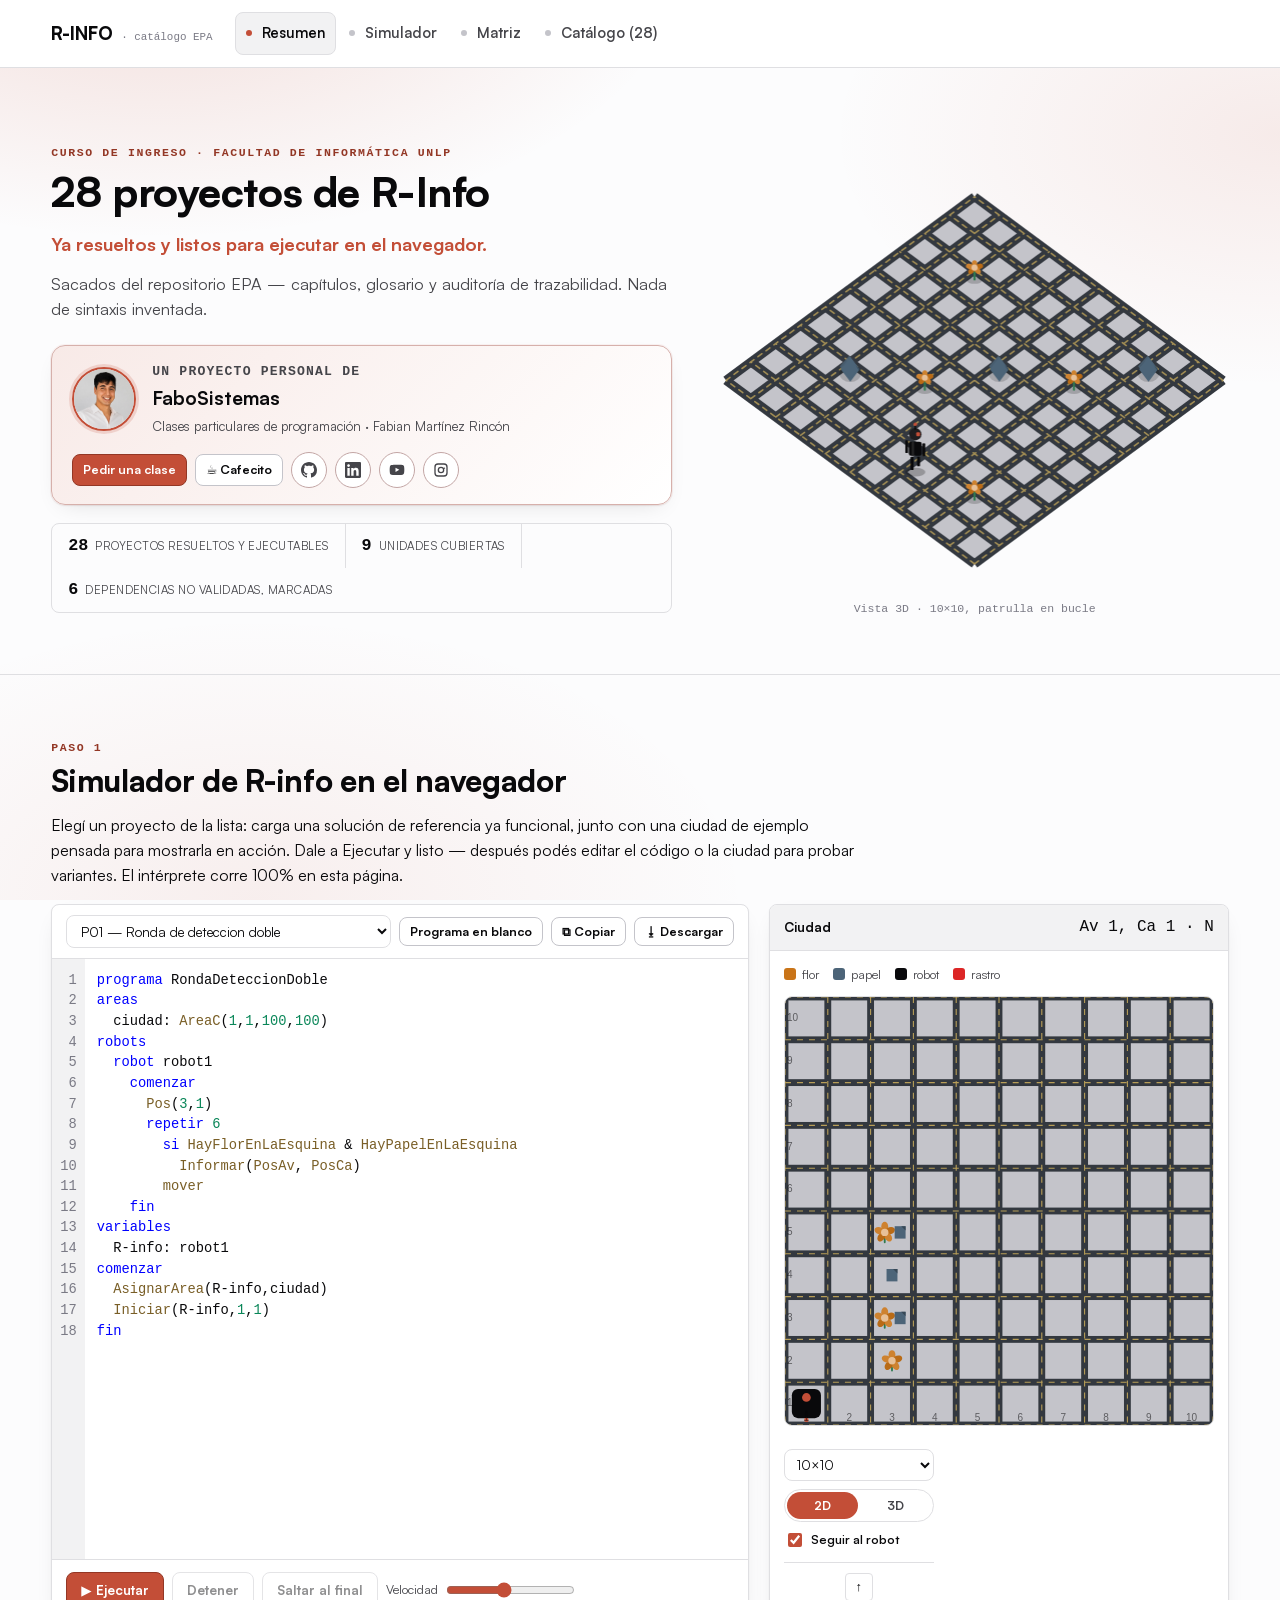
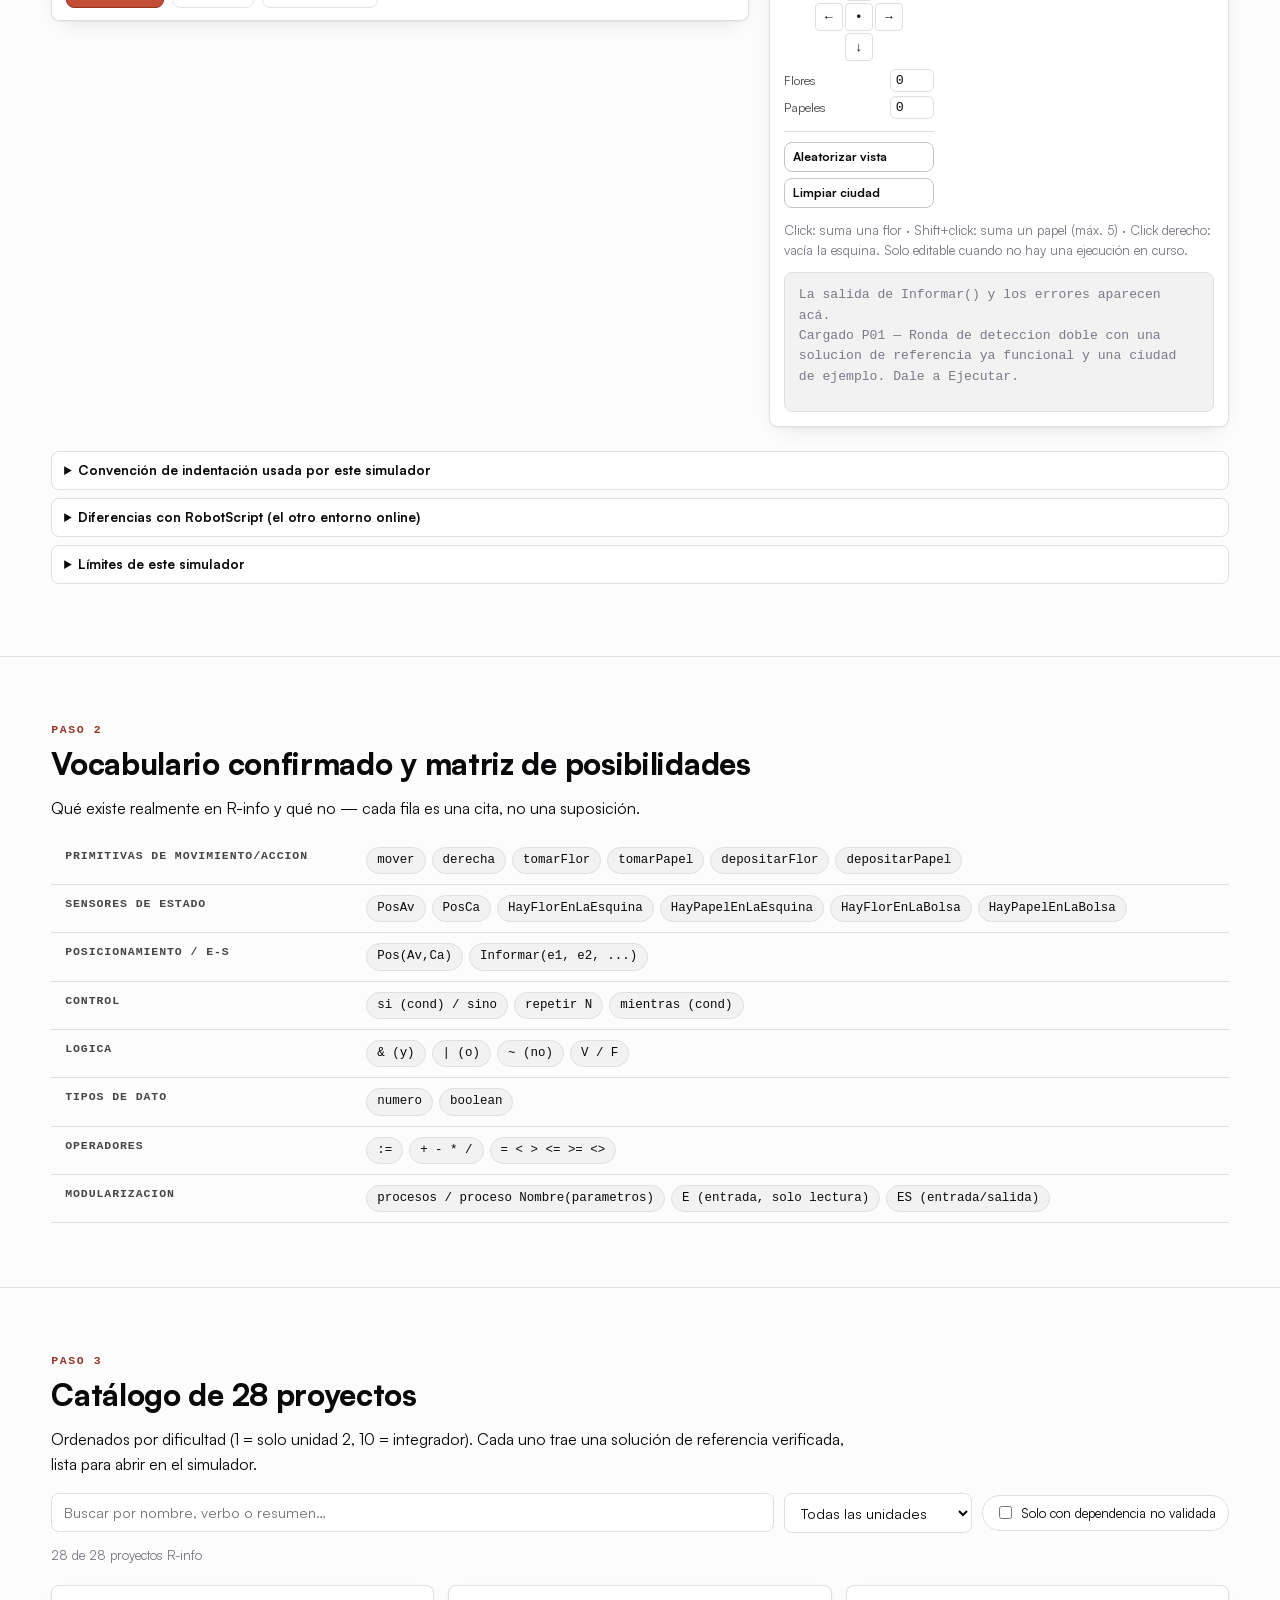
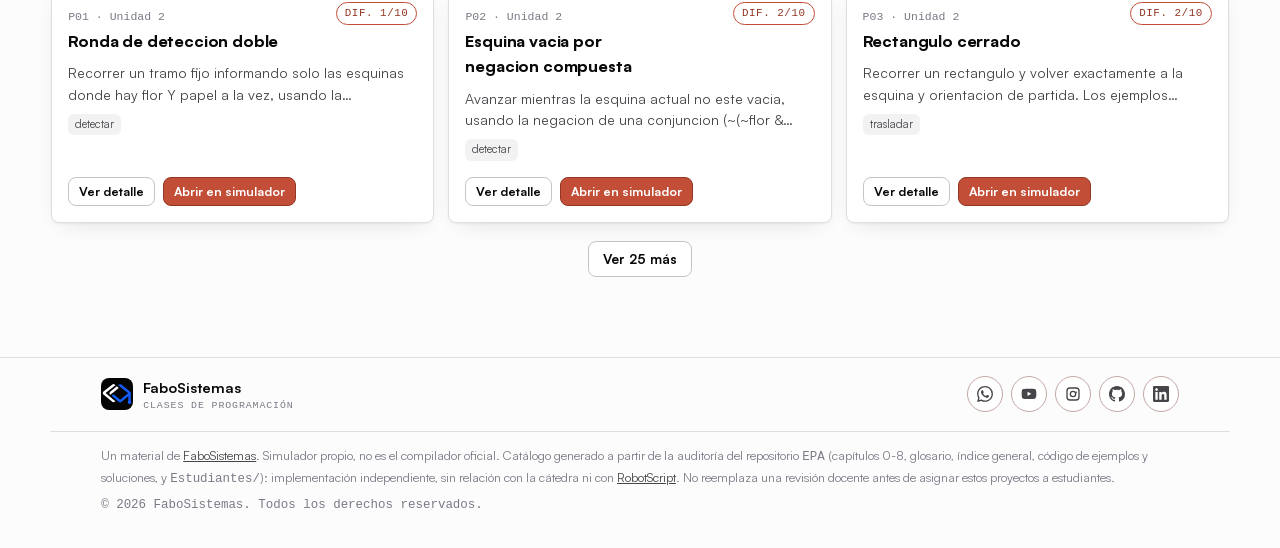
<file: index.html>
<!DOCTYPE html>
<html lang="es">
<head>
<meta charset="UTF-8" />
<title>R-info · Catálogo de proyectos EPA</title>
<meta name="viewport" content="width=device-width, initial-scale=1" />
<meta name="description" content="28 proyectos de R-info resueltos, con un simulador del lenguaje corriendo 100% en el navegador. Catálogo trazable contra el material EPA, capítulos 1-8." />
<meta name="theme-color" content="#c24d36" />
<link rel="icon" type="image/svg+xml" href="img/fabosistemas-logo.svg" />
<meta property="og:title" content="R-info · Catálogo de proyectos EPA" />
<meta property="og:description" content="28 proyectos de R-info resueltos, con un simulador del lenguaje corriendo 100% en el navegador." />
<meta property="og:type" content="website" />
<link rel="stylesheet" href="css/rinfo.css" />
</head>
<body>

<div class="app">
  <aside class="rail">
    <div class="rail-mark"><b>R-INFO</b><span>· catálogo EPA</span></div>
    <nav>
      <a href="#resumen" data-nav class="active"><i class="dot"></i>Resumen</a>
      <a href="#simulador" data-nav><i class="dot"></i>Simulador</a>
      <a href="#matriz" data-nav><i class="dot"></i>Matriz</a>
      <a href="#catalogo" data-nav><i class="dot"></i>Catálogo (28)</a>
    </nav>
  </aside>

  <main>

    <section id="resumen" class="hero">
      <div class="wrap hero-grid">
        <div>
          <span class="eyebrow">Curso de ingreso · Facultad de Informática UNLP</span>
          <h1>28 proyectos de R-Info</h1>
          <p class="hero-sub">Ya resueltos y listos para ejecutar en el navegador.</p>
          <p class="lead">Sacados del repositorio EPA — capítulos, glosario y auditoría de trazabilidad. Nada de sintaxis inventada.</p>
          <div class="fabo-card">
            <img class="fabo-avatar" src="img/yo.jpg" alt="Fabian Martinez Rincon" />
            <div class="fabo-info">
              <span class="fabo-kicker">Un proyecto personal de</span>
              <b>FaboSistemas</b>
              <span>Clases particulares de programación · Fabian Martínez Rincón</span>
            </div>
            <div class="fabo-cta">
              <a class="btn small primary" href="https://wa.link/9idaht" target="_blank" rel="noopener">Pedir una clase</a>
              <a class="btn small" href="https://cafecito.app/fabosistemas" target="_blank" rel="noopener">☕ Cafecito</a>
              <div class="fabo-social">
                <a class="icon-btn" href="https://github.com/Fabian-Martinez-Rincon" target="_blank" rel="noopener" aria-label="GitHub"><svg viewBox="0 0 16 16"><path d="M8 0C3.58 0 0 3.58 0 8c0 3.54 2.29 6.53 5.47 7.59.4.07.55-.17.55-.38 0-.19-.01-.82-.01-1.49-2.01.37-2.53-.49-2.69-.94-.09-.23-.48-.94-.82-1.13-.28-.15-.68-.52-.01-.53.63-.01 1.08.58 1.23.82.72 1.21 1.87.87 2.33.66.07-.52.28-.87.51-1.07-1.78-.2-3.64-.89-3.64-3.95 0-.87.31-1.59.82-2.15-.08-.2-.36-1.02.08-2.12 0 0 .67-.21 2.2.82.64-.18 1.32-.27 2-.27.68 0 1.36.09 2 .27 1.53-1.04 2.2-.82 2.2-.82.44 1.1.16 1.92.08 2.12.51.56.82 1.27.82 2.15 0 3.07-1.87 3.75-3.65 3.95.29.25.54.73.54 1.48 0 1.07-.01 1.93-.01 2.2 0 .21.15.46.55.38A8.01 8.01 0 0016 8c0-4.42-3.58-8-8-8z"/></svg></a>
                <a class="icon-btn" href="https://www.linkedin.com/in/fabian-martinez-rincon/" target="_blank" rel="noopener" aria-label="LinkedIn"><svg viewBox="0 0 24 24"><path d="M20.447 20.452h-3.554v-5.569c0-1.328-.027-3.037-1.852-3.037-1.853 0-2.136 1.445-2.136 2.939v5.667H9.351V9h3.414v1.561h.049c.476-.9 1.637-1.85 3.37-1.85 3.601 0 4.267 2.37 4.267 5.455v6.286zM5.337 7.433c-1.144 0-2.063-.926-2.063-2.065 0-1.138.92-2.063 2.063-2.063 1.14 0 2.064.925 2.064 2.063 0 1.139-.925 2.065-2.064 2.065zm1.782 13.019H3.555V9h3.564v11.452zM22.225 0H1.771C.792 0 0 .774 0 1.729v20.542C0 23.227.792 24 1.771 24h20.451C23.2 24 24 23.227 24 22.271V1.729C24 .774 23.2 0 22.222 0h.003z"/></svg></a>
                <a class="icon-btn" href="https://www.youtube.com/@FabianMartinezRincon" target="_blank" rel="noopener" aria-label="YouTube"><svg viewBox="0 0 24 24"><path d="M22.54 6.42a2.78 2.78 0 00-1.94-2C18.88 4 12 4 12 4s-6.88 0-8.6.46a2.78 2.78 0 00-1.94 2A29 29 0 001 11.75a29 29 0 00.46 5.33A2.78 2.78 0 003.4 19c1.72.46 8.6.46 8.6.46s6.88 0 8.6-.46a2.78 2.78 0 001.94-2 29 29 0 00.46-5.25 29 29 0 00-.46-5.33zM9.75 15.02V8.48l5.75 3.27z"/></svg></a>
                <a class="icon-btn" href="https://www.instagram.com/fabosistemas" target="_blank" rel="noopener" aria-label="Instagram"><svg viewBox="0 0 24 24"><path d="M7.5 2h9A5.5 5.5 0 0122 7.5v9a5.5 5.5 0 01-5.5 5.5h-9A5.5 5.5 0 012 16.5v-9A5.5 5.5 0 017.5 2zm0 2A3.5 3.5 0 004 7.5v9A3.5 3.5 0 007.5 20h9a3.5 3.5 0 003.5-3.5v-9A3.5 3.5 0 0016.5 4h-9zM12 7a5 5 0 110 10 5 5 0 010-10zm0 2a3 3 0 100 6 3 3 0 000-6zm5.25-.75a1 1 0 110 2 1 1 0 010-2z"/></svg></a>
              </div>
            </div>
          </div>
          <div class="hero-stats">
            <div class="stat"><b class="mono">28</b><span>proyectos resueltos y ejecutables</span></div>
            <div class="stat"><b class="mono">9</b><span>unidades cubiertas</span></div>
            <div class="stat"><b class="mono">6</b><span>dependencias no validadas, marcadas</span></div>
          </div>
        </div>
        <div>
          <div class="hero-canvas-wrap hero-canvas-wrap-3d">
            <canvas id="heroCanvas3D" width="320" height="320"></canvas>
          </div>
          <div class="hero-canvas-cap">Vista 3D · 10×10, patrulla en bucle</div>
        </div>
      </div>
    </section>

    <section id="simulador">
      <div class="wrap">
        <span class="eyebrow">Paso 1</span>
        <h2>Simulador de R-info en el navegador</h2>
        <p class="prose">Elegí un proyecto de la lista: carga una solución de referencia ya funcional, junto con una ciudad de ejemplo pensada para mostrarla en acción. Dale a Ejecutar y listo — después podés editar el código o la ciudad para probar variantes. El intérprete corre 100% en esta página.</p>

        <div class="sim-layout">
          <div class="sim-panel">
            <div class="sim-select">
              <select id="projectSelect" aria-label="Elegir proyecto"></select>
              <button class="btn small" id="loadBlank">Programa en blanco</button>
              <button class="btn small" id="copyCodeBtn">⧉ Copiar</button>
              <button class="btn small" id="downloadCodeBtn">⭳ Descargar</button>
            </div>
            <div class="editor-wrap">
              <div class="gutter" id="gutter">1</div>
              <div class="code-area">
                <pre class="highlight-layer" id="highlightLayer" aria-hidden="true"><code></code></pre>
                <textarea id="editor" spellcheck="false" autocapitalize="off" autocomplete="off" autocorrect="off" aria-label="Editor de codigo R-info"></textarea>
              </div>
            </div>
            <div class="sim-controls">
              <button class="btn primary" id="runBtn">▶ Ejecutar</button>
              <button class="btn" id="stopBtn" disabled>Detener</button>
              <button class="btn" id="skipBtn" disabled>Saltar al final</button>
              <label>Velocidad <input type="range" id="speed" min="1" max="200" value="90" /></label>
            </div>
          </div>

          <div class="sim-panel">
            <div class="sim-panel-head"><b>Ciudad</b><span class="mono" id="posReadout">Av 1, Ca 1 · N</span></div>
            <div class="canvas-wrap">
              <div class="legend">
                <span><i class="swatch" style="background:var(--accent-flor)"></i>flor</span>
                <span><i class="swatch" style="background:var(--accent-papel)"></i>papel</span>
                <span><i class="swatch" style="background:var(--accent-robot)"></i>robot</span>
                <span><i class="swatch" style="background:var(--danger)"></i>rastro</span>
              </div>

              <div class="city-row">
                <div class="city-canvas-col">
                  <canvas id="cityCanvas" width="600" height="600"></canvas>
                </div>

                <div class="city-sidebar">
                  <div class="ctrl-section">
                    <select id="viewSize" class="ctrl-select" aria-label="Tamaño de vista">
                      <option value="10" selected>10×10</option>
                      <option value="25">25×25</option>
                      <option value="100">100×100</option>
                    </select>
                    <div class="seg seg-block" id="viewModeSeg" role="group" aria-label="Modo de vista">
                      <button type="button" class="seg-btn is-on" data-mode="2d">2D</button>
                      <button type="button" class="seg-btn" data-mode="3d">3D</button>
                    </div>
                    <label class="toggle-row is-on" id="followToggleWrap">
                      <input type="checkbox" id="followToggle" checked />
                      Seguir al robot
                    </label>
                  </div>

                  <div class="ctrl-section ctrl-nav-compact">
                    <div class="pad">
                      <span></span><button id="padUp" title="Norte">↑</button><span></span>
                      <button id="padLeft" title="Oeste">←</button><button id="padCenter" title="Centrar en el robot">•</button><button id="padRight" title="Este">→</button>
                      <span></span><button id="padDown" title="Sur">↓</button><span></span>
                    </div>
                    <div class="bag-inputs-compact">
                      <label>Flores <input type="number" id="bagFlor" min="0" max="9" value="0" /></label>
                      <label>Papeles <input type="number" id="bagPapel" min="0" max="9" value="0" /></label>
                    </div>
                  </div>

                  <div class="ctrl-section ctrl-actions-compact">
                    <button class="btn small" id="randomizeBtn">Aleatorizar vista</button>
                    <button class="btn small" id="clearCityBtn">Limpiar ciudad</button>
                  </div>
                </div>
              </div>

              <p class="count-note" style="margin:0">Click: suma una flor · Shift+click: suma un papel (máx. 5) · Click derecho: vacía la esquina. Solo editable cuando no hay una ejecución en curso.</p>

              <div class="console" id="consoleOut"><div class="muted">La salida de Informar() y los errores aparecen acá.</div></div>
            </div>
          </div>
        </div>

        <div class="help-box" style="margin-top:24px">
          <details>
            <summary>Convención de indentación usada por este simulador</summary>
            <p style="margin-top:10px">Cada bloque anidado (<code>robot</code>, <code>proceso</code>, <code>si</code>, <code>repetir</code>, <code>mientras</code>) indenta 2 columnas. <code>comenzar</code>/<code>fin</code> van 2 columnas más adentro que su encabezado; el cuerpo, 2 más. <code>sino</code> comparte columna con su <code>si</code>.</p>
          </details>
          <details>
            <summary>Diferencias con RobotScript (el otro entorno online)</summary>
            <p style="margin-top:10px"><a href="https://josu-dev.github.io/RobotScript/" target="_blank" rel="noopener">RobotScript</a> es una reimplementación independiente de R-info, con editor más completo. Diferencias: usa <code>verdad</code>/<code>falso</code> en vez de <code>V</code>/<code>F</code>, comentarios <code>/* */</code> en vez de <code>{ }</code>, y exige paréntesis en <code>si</code>/<code>repetir</code>/<code>mientras</code> (acá son opcionales).</p>
          </details>
          <details>
            <summary>Límites de este simulador</summary>
            <p style="margin-top:10px">Sin arreglos, sin texto, sin recursión entre procesos. Un parámetro <code>E</code> no se puede reasignar. Se corta a los 60.000 pasos por si hay un bucle infinito. No reemplaza <span class="code-chip">herramientas/r-info-2.9.jar</span>.</p>
          </details>
        </div>
      </div>
    </section>

    <section id="matriz">
      <div class="wrap">
        <span class="eyebrow">Paso 2</span>
        <h2>Vocabulario confirmado y matriz de posibilidades</h2>
        <p class="prose">Qué existe realmente en R-info y qué no — cada fila es una cita, no una suposición.</p>

        <div style="overflow-x:auto">
          <table class="vocab"><tbody id="vocabBody"></tbody></table>
        </div>
      </div>
    </section>

    <section id="catalogo">
      <div class="wrap">
        <span class="eyebrow">Paso 3</span>
        <h2>Catálogo de 28 proyectos</h2>
        <p class="prose">Ordenados por dificultad (1 = solo unidad 2, 10 = integrador). Cada uno trae una solución de referencia verificada, lista para abrir en el simulador.</p>

        <div class="toolbar">
          <input type="search" id="catalogSearch" placeholder="Buscar por nombre, verbo o resumen…" aria-label="Buscar proyectos" />
          <select id="tierFilter" aria-label="Filtrar por unidad">
            <option value="all">Todas las unidades</option>
            <option value="U2">Unidad 2</option>
            <option value="U3">Unidades 2-3</option>
            <option value="U4">Repaso (2-4)</option>
            <option value="U5">Unidad 5</option>
            <option value="U6">Unidad 6</option>
            <option value="U7">Unidad 7</option>
            <option value="U8">Unidad 8 (integrador)</option>
          </select>
          <label class="chip-toggle" id="flaggedToggleWrap"><input type="checkbox" id="flaggedToggle" /> Solo con dependencia no validada</label>
        </div>
        <p class="count-note" id="catalogCount"></p>
        <div class="cards" id="catalogGrid"></div>
        <div id="catalogMoreWrap" style="text-align:center;margin-top:18px">
          <button class="btn" id="catalogMoreBtn">Ver más</button>
        </div>
        <div id="detailSlot"></div>
      </div>
    </section>

    <footer class="site">
      <div class="footer-top">
        <div class="footer-brand">
          <img class="footer-logo" src="img/fabosistemas-logo.svg" alt="FaboSistemas" />
          <div>
            <b>FaboSistemas</b>
            <span class="footer-eyebrow-sm">Clases de programación</span>
          </div>
        </div>
        <div class="footer-social">
          <a class="icon-btn" href="https://wa.link/9idaht" target="_blank" rel="noopener" aria-label="WhatsApp"><svg viewBox="0 0 24 24"><path d="M17.472 14.382c-.297-.149-1.758-.867-2.03-.967-.273-.099-.471-.148-.67.15-.197.297-.767.966-.94 1.164-.173.199-.347.223-.644.075-.297-.15-1.255-.463-2.39-1.475-.883-.788-1.48-1.761-1.653-2.059-.173-.297-.018-.458.13-.606.134-.133.298-.347.446-.52.149-.174.198-.298.298-.497.099-.198.05-.372-.025-.521-.075-.148-.669-1.611-.916-2.206-.242-.579-.487-.5-.669-.51-.173-.008-.371-.01-.57-.01-.198 0-.52.074-.792.372-.272.297-1.04 1.016-1.04 2.479s1.065 2.875 1.213 3.074c.149.198 2.095 3.2 5.076 4.487.709.306 1.262.489 1.694.626.712.226 1.36.194 1.872.118.571-.085 1.758-.719 2.006-1.413.248-.694.248-1.289.173-1.413-.074-.124-.272-.198-.57-.347m-5.421 7.403h-.004a9.87 9.87 0 0 1-5.031-1.374l-.361-.214-3.741.981.999-3.648-.235-.374a9.86 9.86 0 0 1-1.51-5.26c.001-5.45 4.436-9.884 9.888-9.884 2.64 0 5.122 1.03 6.988 2.898a9.825 9.825 0 0 1 2.893 6.99c-.003 5.45-4.437 9.884-9.886 9.884m8.413-18.297A11.815 11.815 0 0 0 12.05 0C5.495 0 .16 5.335.157 11.892c0 2.096.547 4.142 1.588 5.945L.057 24l6.305-1.654a11.882 11.882 0 0 0 5.683 1.448h.005c6.554 0 11.89-5.335 11.893-11.893a11.821 11.821 0 0 0-3.48-8.413Z"/></svg></a>
          <a class="icon-btn" href="https://www.youtube.com/@FabianMartinezRincon" target="_blank" rel="noopener" aria-label="YouTube"><svg viewBox="0 0 24 24"><path d="M22.54 6.42a2.78 2.78 0 00-1.94-2C18.88 4 12 4 12 4s-6.88 0-8.6.46a2.78 2.78 0 00-1.94 2A29 29 0 001 11.75a29 29 0 00.46 5.33A2.78 2.78 0 003.4 19c1.72.46 8.6.46 8.6.46s6.88 0 8.6-.46a2.78 2.78 0 001.94-2 29 29 0 00.46-5.25 29 29 0 00-.46-5.33zM9.75 15.02V8.48l5.75 3.27z"/></svg></a>
          <a class="icon-btn" href="https://www.instagram.com/fabosistemas" target="_blank" rel="noopener" aria-label="Instagram"><svg viewBox="0 0 24 24"><path d="M7.5 2h9A5.5 5.5 0 0122 7.5v9a5.5 5.5 0 01-5.5 5.5h-9A5.5 5.5 0 012 16.5v-9A5.5 5.5 0 017.5 2zm0 2A3.5 3.5 0 004 7.5v9A3.5 3.5 0 007.5 20h9a3.5 3.5 0 003.5-3.5v-9A3.5 3.5 0 0016.5 4h-9zM12 7a5 5 0 110 10 5 5 0 010-10zm0 2a3 3 0 100 6 3 3 0 000-6zm5.25-.75a1 1 0 110 2 1 1 0 010-2z"/></svg></a>
          <a class="icon-btn" href="https://github.com/Fabian-Martinez-Rincon" target="_blank" rel="noopener" aria-label="GitHub"><svg viewBox="0 0 16 16"><path d="M8 0C3.58 0 0 3.58 0 8c0 3.54 2.29 6.53 5.47 7.59.4.07.55-.17.55-.38 0-.19-.01-.82-.01-1.49-2.01.37-2.53-.49-2.69-.94-.09-.23-.48-.94-.82-1.13-.28-.15-.68-.52-.01-.53.63-.01 1.08.58 1.23.82.72 1.21 1.87.87 2.33.66.07-.52.28-.87.51-1.07-1.78-.2-3.64-.89-3.64-3.95 0-.87.31-1.59.82-2.15-.08-.2-.36-1.02.08-2.12 0 0 .67-.21 2.2.82.64-.18 1.32-.27 2-.27.68 0 1.36.09 2 .27 1.53-1.04 2.2-.82 2.2-.82.44 1.1.16 1.92.08 2.12.51.56.82 1.27.82 2.15 0 3.07-1.87 3.75-3.65 3.95.29.25.54.73.54 1.48 0 1.07-.01 1.93-.01 2.2 0 .21.15.46.55.38A8.01 8.01 0 0016 8c0-4.42-3.58-8-8-8z"/></svg></a>
          <a class="icon-btn" href="https://www.linkedin.com/in/fabian-martinez-rincon/" target="_blank" rel="noopener" aria-label="LinkedIn"><svg viewBox="0 0 24 24"><path d="M20.447 20.452h-3.554v-5.569c0-1.328-.027-3.037-1.852-3.037-1.853 0-2.136 1.445-2.136 2.939v5.667H9.351V9h3.414v1.561h.049c.476-.9 1.637-1.85 3.37-1.85 3.601 0 4.267 2.37 4.267 5.455v6.286zM5.337 7.433c-1.144 0-2.063-.926-2.063-2.065 0-1.138.92-2.063 2.063-2.063 1.14 0 2.064.925 2.064 2.063 0 1.139-.925 2.065-2.064 2.065zm1.782 13.019H3.555V9h3.564v11.452zM22.225 0H1.771C.792 0 0 .774 0 1.729v20.542C0 23.227.792 24 1.771 24h20.451C23.2 24 24 23.227 24 22.271V1.729C24 .774 23.2 0 22.222 0h.003z"/></svg></a>
        </div>
      </div>
      <div class="footer-bottom">
        <p>Un material de <a href="https://fabianmartinezrincon.com/fabosistemas" target="_blank" rel="noopener">FaboSistemas</a>. Simulador propio, no es el compilador oficial. Catálogo generado a partir de la auditoría del repositorio <span class="mono">EPA</span> (capítulos 0-8, glosario, índice general, código de ejemplos y soluciones, y <span class="mono">Estudiantes/</span>): implementación independiente, sin relación con la cátedra ni con <a href="https://github.com/josu-dev/RobotScript" target="_blank" rel="noopener">RobotScript</a>. No reemplaza una revisión docente antes de asignar estos proyectos a estudiantes.</p>
        <p class="footer-copy">© 2026 FaboSistemas. Todos los derechos reservados.</p>
      </div>
    </footer>

  </main>
</div>

<script src="js/rinfo-data.js"></script>
<script src="js/rinfo-interpreter.js"></script>
<script type="module" src="js/main.js"></script>

</body>
</html>
</file>
<file: css/rinfo.css>
/* Tipografia y paleta tomadas de github.com/Fabian-Martinez-Rincon/pure (fabianmartinezrincon.com) */
@font-face{
  font-family:'Satoshi'; src:url('../fonts/Satoshi-Variable.ttf') format('truetype');
  font-style:normal; font-display:swap;
}
@font-face{
  font-family:'Satoshi'; src:url('../fonts/Satoshi-VariableItalic.ttf') format('truetype');
  font-style:italic; font-display:swap;
}
:root{
  --bg:hsl(210 33% 99%); --bg-elevated:hsl(0 0% 100%); --bg-sunken:hsl(240 4.8% 95%);
  --ink:hsl(240 10% 3.9%); --ink-dim:hsl(240 3.8% 28.1%); --ink-faint:hsl(240 4% 50%);
  --line:hsl(240 5.9% 88%); --line-strong:hsl(240 5.9% 78%);
  --brand:hsl(10 56% 49%); --brand-strong:hsl(10 60% 36%); --brand-foreground:hsl(0 0% 100%);
  --accent-flor:#c97418; --accent-flor-strong:#a25f13;
  --accent-papel:#4c6478; --accent-robot:hsl(240 10% 3.9%);
  --danger:hsl(0 72.22% 50.59%); --danger-bg:hsl(0 72% 95%);
  --success:#2f7a4f; --success-bg:#e4f3ea;
  --code-kw:#0000ff; --code-type:#267f99; --code-fn:#795e26; --code-num:#098658; --code-com:#008000; --code-op:var(--ink);
  --focus:hsl(10 56% 49%);
  --radius:.5rem;
  --shadow:0 1px 2px rgba(0,0,0,.05), 0 8px 24px -12px rgba(0,0,0,.16);
  --font-display:'Satoshi',"Segoe UI Semibold","Helvetica Neue",ui-sans-serif,system-ui,sans-serif;
  --font-body:'Satoshi',"Segoe UI","Helvetica Neue",ui-sans-serif,system-ui,-apple-system,sans-serif;
  --font-mono:ui-monospace,"Cascadia Code","SF Mono",Consolas,"Liberation Mono",monospace;
  color-scheme: light;
}
@media (prefers-color-scheme: dark){
  :root{
    --bg:hsl(240 20.54% 5.2%); --bg-elevated:hsl(240 10% 3.9%); --bg-sunken:hsl(240 5.9% 12%);
    --ink:hsl(0 0% 98%); --ink-dim:hsl(240 5% 74.9%); --ink-faint:hsl(240 5% 55%);
    --line:hsl(240 3.7% 19.9%); --line-strong:hsl(240 4% 30%);
    --brand:hsl(10 75% 65%); --brand-strong:hsl(10 85% 75%); --brand-foreground:hsl(10 30% 10%);
    --accent-flor:#f0a94e; --accent-flor-strong:#ffc370;
    --accent-papel:#8fadc4; --accent-robot:hsl(0 0% 98%);
    --danger:hsl(0 90% 75%); --danger-bg:hsl(0 40% 14%);
    --success:#7fe0ac; --success-bg:#0f3324;
    --code-kw:#569cd6; --code-type:#4ec9b0; --code-fn:#dcdcaa; --code-num:#b5cea8; --code-com:#6a9955; --code-op:var(--ink);
    --focus:hsl(10 75% 65%);
    --shadow:0 1px 2px rgba(0,0,0,.3), 0 12px 28px -14px rgba(0,0,0,.6);
    color-scheme: dark;
  }
}
:root[data-theme="dark"]{
  --bg:hsl(240 20.54% 5.2%); --bg-elevated:hsl(240 10% 3.9%); --bg-sunken:hsl(240 5.9% 12%);
  --ink:hsl(0 0% 98%); --ink-dim:hsl(240 5% 74.9%); --ink-faint:hsl(240 5% 55%);
  --line:hsl(240 3.7% 19.9%); --line-strong:hsl(240 4% 30%);
  --brand:hsl(10 75% 65%); --brand-strong:hsl(10 85% 75%); --brand-foreground:hsl(10 30% 10%);
  --accent-flor:#f0a94e; --accent-flor-strong:#ffc370;
  --accent-papel:#8fadc4; --accent-robot:hsl(0 0% 98%);
  --danger:hsl(0 90% 75%); --danger-bg:hsl(0 40% 14%);
  --success:#7fe0ac; --success-bg:#0f3324;
  --code-kw:#569cd6; --code-type:#4ec9b0; --code-fn:#dcdcaa; --code-num:#b5cea8; --code-com:#6a9955; --code-op:var(--ink);
  --focus:hsl(10 75% 65%);
  --shadow:0 1px 2px rgba(0,0,0,.3), 0 12px 28px -14px rgba(0,0,0,.6);
  color-scheme: dark;
}
:root[data-theme="light"]{
  --bg:hsl(210 33% 99%); --bg-elevated:hsl(0 0% 100%); --bg-sunken:hsl(240 4.8% 95%);
  --ink:hsl(240 10% 3.9%); --ink-dim:hsl(240 3.8% 28.1%); --ink-faint:hsl(240 4% 50%);
  --line:hsl(240 5.9% 88%); --line-strong:hsl(240 5.9% 78%);
  --brand:hsl(10 56% 49%); --brand-strong:hsl(10 60% 36%); --brand-foreground:hsl(0 0% 100%);
  --accent-flor:#c97418; --accent-flor-strong:#a25f13;
  --accent-papel:#4c6478; --accent-robot:hsl(240 10% 3.9%);
  --danger:hsl(0 72.22% 50.59%); --danger-bg:hsl(0 72% 95%);
  --success:#2f7a4f; --success-bg:#e4f3ea;
  --code-kw:#0000ff; --code-type:#267f99; --code-fn:#795e26; --code-num:#098658; --code-com:#008000; --code-op:var(--ink);
  --focus:hsl(10 56% 49%);
  --shadow:0 1px 2px rgba(0,0,0,.05), 0 8px 24px -12px rgba(0,0,0,.16);
  color-scheme: light;
}

*,*::before,*::after{ box-sizing:border-box; }
html,body{ height:100%; }
body{
  margin:0; background:var(--bg); color:var(--ink);
  font-family:var(--font-body); font-size:16px; line-height:1.55;
  background-image:
    radial-gradient(60% 45% at 12% -5%, color-mix(in srgb, var(--brand) 18%, transparent), transparent 70%),
    radial-gradient(50% 40% at 100% 15%, color-mix(in srgb, var(--brand) 10%, transparent), transparent 70%),
    radial-gradient(55% 45% at 20% 100%, color-mix(in srgb, var(--brand) 8%, transparent), transparent 70%);
  background-repeat:no-repeat;
  background-attachment:fixed;
}
@media (prefers-reduced-motion: reduce){ *{ animation-duration:.001ms !important; transition-duration:.001ms !important; } }

::selection{ background:var(--brand); color:var(--brand-foreground); }
a{ color:var(--focus); }
:focus-visible{ outline:2px solid var(--focus); outline-offset:2px; border-radius:4px; }

h1,h2,h3,h4{ font-family:var(--font-display); font-weight:800; letter-spacing:-.01em; text-wrap:balance; margin:0 0 .5em; color:var(--ink); }
h1{ font-size:clamp(1.9rem,3.6vw,2.6rem); line-height:1.1; }
h2{ font-size:clamp(1.5rem,2.6vw,1.9rem); line-height:1.15; }
h3{ font-size:1.2rem; }
p{ margin:0 0 1em; max-width:70ch; }
.hero-sub{ font-family:var(--font-display); font-size:1.15rem; font-weight:700; color:var(--brand); margin:-6px 0 14px; }
.lead{ font-size:1.02rem; color:var(--ink-dim); max-width:62ch; }
.eyebrow{ font-family:var(--font-mono); font-size:.72rem; text-transform:uppercase; letter-spacing:.14em; color:var(--brand-strong); font-weight:700; display:block; margin-bottom:.6em; }
.mono{ font-family:var(--font-mono); font-variant-numeric:tabular-nums; }
code, .code-chip{ font-family:var(--font-mono); font-size:.85em; background:var(--bg-sunken); border:1px solid var(--line); border-radius:5px; padding:.1em .4em; }

.app{ display:flex; flex-direction:column; min-height:100vh; }

.rail{
  position:sticky; top:0; width:100%; flex:none; z-index:20;
  background:var(--bg-elevated); border-bottom:1px solid var(--line);
  display:flex; flex-direction:row; align-items:center; gap:22px;
  padding:12px clamp(20px,4vw,64px); overflow-x:auto;
}
.rail-mark{ display:flex; align-items:baseline; gap:8px; flex:none; }
.rail-mark b{ font-family:var(--font-display); font-weight:800; font-size:1.15rem; }
.rail-mark span{ font-family:var(--font-mono); font-size:.68rem; color:var(--ink-faint); }
.rail nav{ display:flex; flex-direction:row; gap:2px; }
.rail nav a{
  text-decoration:none; color:var(--ink-dim); font-size:.92rem; font-weight:600;
  padding:9px 10px; border-radius:8px; display:flex; align-items:center; gap:10px;
  border:1px solid transparent; white-space:nowrap;
}
.rail nav a .dot{ width:6px; height:6px; border-radius:50%; background:var(--line-strong); flex:none; }
.rail nav a:hover{ background:var(--bg-sunken); color:var(--ink); }
.rail nav a.active{ background:var(--bg-sunken); color:var(--ink); border-color:var(--line); }
.rail nav a.active .dot{ background:var(--brand); }

main{ flex:1; min-width:0; }
section{ padding:64px clamp(20px,4vw,64px); border-bottom:1px solid var(--line); }
section:last-of-type{ border-bottom:none; }
.wrap{ max-width:1180px; margin:0 auto; }
.prose{ max-width:74ch; }

.hero{ padding-top:72px; padding-bottom:56px; position:relative; overflow:hidden; }
.hero-grid{ display:grid; grid-template-columns:1.1fr .9fr; gap:48px; align-items:center; }
@media (max-width:920px){ .hero-grid{ grid-template-columns:1fr; } }
.hero-stats{ display:flex; flex-wrap:wrap; margin-top:18px; border:1px solid var(--line); border-radius:var(--radius); overflow:hidden; }
.stat{ display:flex; align-items:baseline; gap:7px; padding:9px 16px; border-right:1px solid var(--line); }
.stat:last-child{ border-right:none; }
.stat b{ font-family:var(--font-mono); font-size:1.05rem; font-variant-numeric:tabular-nums; }
.stat span{ font-size:.72rem; color:var(--ink-dim); text-transform:uppercase; letter-spacing:.04em; white-space:nowrap; }
.hero-canvas-wrap{ position:relative; }
.hero-canvas-wrap canvas{ display:block; width:100%; height:auto; }
#heroCanvas3D{ aspect-ratio:9/8; }
.hero-canvas-cap{ font-family:var(--font-mono); font-size:.72rem; color:var(--ink-faint); margin-top:8px; text-align:center; }

.fabo-card{ display:flex; align-items:center; gap:16px; flex-wrap:wrap; margin-top:22px; padding:16px 20px; background:linear-gradient(135deg, color-mix(in srgb, var(--brand) 12%, var(--bg-elevated)), var(--bg-elevated)); border:1px solid color-mix(in srgb, var(--brand) 32%, var(--line)); border-radius:calc(var(--radius) + 6px); box-shadow:var(--shadow), 0 0 0 1px color-mix(in srgb, var(--brand) 6%, transparent); }
.fabo-avatar{ width:64px; height:64px; border-radius:50%; object-fit:cover; flex:none; border:2.5px solid var(--brand); box-shadow:0 0 0 3px color-mix(in srgb, var(--brand) 18%, transparent); }
.fabo-info{ display:flex; flex-direction:column; gap:2px; margin-right:auto; }
.fabo-kicker{ font-family:var(--font-mono); font-size:.66rem; text-transform:uppercase; letter-spacing:.09em; color:var(--brand-strong); font-weight:700; }
.fabo-info b{ font-family:var(--font-display); font-size:1.2rem; }
.fabo-info span{ font-size:.82rem; color:var(--ink-dim); }
.fabo-cta{ display:flex; gap:8px; flex-wrap:wrap; align-items:center; }
.fabo-social{ display:flex; gap:8px; }
.icon-btn{ display:inline-flex; align-items:center; justify-content:center; width:36px; height:36px; border-radius:50%; border:1px solid color-mix(in srgb, var(--brand) 25%, var(--line-strong)); background:var(--bg-elevated); color:var(--ink-dim); flex:none; transition:color .15s, border-color .15s, background .15s; }
.icon-btn:hover{ color:var(--brand-foreground); border-color:var(--brand); background:var(--brand); }
.icon-btn svg{ width:16px; height:16px; fill:currentColor; }

.callout{ border:1px solid var(--line); background:var(--bg-elevated); border-left:4px solid var(--brand); border-radius:0 var(--radius) var(--radius) 0; padding:14px 18px; margin:18px 0; font-size:.92rem; }
.callout.warn{ border-left-color:var(--danger); }
.callout b{ color:var(--ink); }

table.vocab{ width:100%; border-collapse:collapse; font-size:.92rem; }
table.vocab th, table.vocab td{ text-align:left; padding:10px 14px; border-bottom:1px solid var(--line); vertical-align:top; }
table.vocab th{ font-family:var(--font-mono); font-size:.72rem; text-transform:uppercase; letter-spacing:.08em; color:var(--ink-dim); }
.pill-row{ display:flex; flex-wrap:wrap; gap:6px; }
.pill{ font-family:var(--font-mono); font-size:.78rem; background:var(--bg-sunken); border:1px solid var(--line); border-radius:999px; padding:3px 10px; color:var(--ink); }

.toolbar{ display:flex; gap:10px; flex-wrap:wrap; align-items:center; margin-bottom:22px; }
.toolbar input[type="search"], .toolbar select{
  font-family:var(--font-body); font-size:.9rem; padding:9px 12px; border-radius:8px;
  border:1px solid var(--line); background:var(--bg-elevated); color:var(--ink);
}
.toolbar input[type="search"]{ flex:1; min-width:180px; }
.chip-toggle{ display:inline-flex; align-items:center; gap:6px; font-size:.82rem; padding:7px 12px; border-radius:999px; border:1px solid var(--line); background:var(--bg-elevated); cursor:pointer; -webkit-user-select:none; user-select:none; }
.chip-toggle input{ accent-color:var(--brand); }
.chip-toggle.is-on{ border-color:var(--brand); color:var(--brand-strong); background:color-mix(in srgb, var(--brand) 12%, var(--bg-elevated)); }

.seg{ display:inline-flex; border:1px solid var(--line); border-radius:999px; padding:2px; background:var(--bg-elevated); gap:2px; }
.seg-btn{ font-family:var(--font-body); font-weight:700; font-size:.78rem; padding:5px 12px; border-radius:999px; border:none; background:transparent; color:var(--ink-dim); cursor:pointer; }
.seg-btn:hover{ color:var(--ink); }
.seg-btn.is-on{ background:var(--brand); color:var(--brand-foreground); }

.count-note{ font-size:.82rem; color:var(--ink-faint); margin:-10px 0 20px; }

.cards{ display:grid; grid-template-columns:repeat(auto-fill,minmax(300px,1fr)); gap:14px; }
.card{ background:var(--bg-elevated); border:1px solid var(--line); border-radius:var(--radius); padding:16px; display:flex; flex-direction:column; gap:8px; box-shadow:var(--shadow); }
.card-top{ display:flex; justify-content:space-between; align-items:flex-start; gap:10px; }
.card-id{ font-family:var(--font-mono); font-size:.72rem; color:var(--ink-faint); }
.card h3{ margin:2px 0 0; font-size:1.02rem; }
.badge{ font-family:var(--font-mono); font-size:.68rem; text-transform:uppercase; letter-spacing:.05em; padding:2px 8px; border-radius:999px; white-space:nowrap; border:1px solid var(--line); color:var(--ink-dim); }
.badge.diff{ border-color:var(--brand); color:var(--brand-strong); }
.badge.warn{ border-color:var(--danger); color:var(--danger); background:var(--danger-bg); }
.card p{ font-size:.88rem; color:var(--ink-dim); margin:0; display:-webkit-box; -webkit-line-clamp:2; line-clamp:2; -webkit-box-orient:vertical; overflow:hidden; }
.card-verbs{ display:flex; gap:5px; flex-wrap:wrap; }
.card-verbs span{ font-size:.7rem; background:var(--bg-sunken); border-radius:6px; padding:2px 7px; color:var(--ink-dim); }
.card-actions{ display:flex; gap:8px; margin-top:auto; padding-top:8px; }

.btn{ display:inline-flex; align-items:center; gap:6px; font-family:var(--font-body); font-weight:700; font-size:.84rem; padding:8px 14px; border-radius:8px; border:1px solid var(--line-strong); background:var(--bg-elevated); color:var(--ink); cursor:pointer; text-decoration:none; }
.btn:hover{ background:var(--bg-sunken); }
.btn.primary{ background:var(--brand); border-color:var(--brand-strong); color:var(--brand-foreground); }
.btn.primary:hover{ background:var(--brand-strong); }
.btn.ghost{ border-color:transparent; background:transparent; }
.btn.small{ padding:5px 10px; font-size:.78rem; }
.btn:disabled{ opacity:.45; cursor:not-allowed; }

.detail{ border:1px solid var(--line); background:var(--bg-elevated); border-radius:var(--radius); padding:22px 24px; margin-top:16px; box-shadow:var(--shadow); }
.detail h4{ font-family:var(--font-mono); font-size:.7rem; text-transform:uppercase; letter-spacing:.1em; color:var(--ink-faint); margin:18px 0 6px; }
.detail h4:first-of-type{ margin-top:0; }
.detail ol, .detail ul{ margin:0; padding-left:1.2em; font-size:.92rem; }
.detail li{ margin-bottom:4px; }
.detail .filepath{ display:block; font-family:var(--font-mono); font-size:.8rem; background:var(--bg-sunken); border:1px solid var(--line); border-radius:6px; padding:6px 10px; margin-bottom:6px; word-break:break-all; }


.sim-layout{ display:grid; grid-template-columns:minmax(0,1fr) 640px; gap:20px; align-items:start; }
@media (max-width:1300px){ .sim-layout{ grid-template-columns:minmax(0,1fr) 460px; } .city-row{ flex-direction:column; } .city-sidebar{ width:100%; } }
@media (max-width:1080px){ .sim-layout{ grid-template-columns:1fr; } }
.sim-panel{ background:var(--bg-elevated); border:1px solid var(--line); border-radius:var(--radius); box-shadow:var(--shadow); overflow:hidden; }
.sim-panel-head{ display:flex; justify-content:space-between; align-items:center; padding:10px 14px; border-bottom:1px solid var(--line); background:var(--bg-sunken); }
.sim-panel-head b{ font-size:.82rem; }
.editor-wrap{ display:flex; font-family:var(--font-mono); font-size:.86rem; line-height:1.5; height:600px; }
.gutter{ background:var(--bg-sunken); color:var(--ink-faint); text-align:right; padding:12px 8px; -webkit-user-select:none; user-select:none; white-space:pre; overflow:hidden; flex:none; }
.code-area{ position:relative; flex:1; height:100%; }
.highlight-layer, #editor{
  margin:0; padding:12px; border:none; box-sizing:border-box;
  font-family:inherit; font-size:inherit; line-height:inherit;
  white-space:pre; -moz-tab-size:2; tab-size:2;
}
.highlight-layer{ position:absolute; inset:0; overflow:hidden; pointer-events:none; color:var(--ink); background:transparent; }
.highlight-layer code{ font:inherit; white-space:inherit; border:none; background:transparent; padding:0; border-radius:0; }
#editor{ position:relative; width:100%; height:100%; resize:none; background:transparent; color:transparent; caret-color:var(--ink); outline:none; overflow:auto; }
#editor::selection{ background:color-mix(in srgb, var(--brand) 35%, transparent); color:transparent; }

.tok-com{ color:var(--code-com); font-style:italic; }
.tok-kw{ color:var(--code-kw); }
.tok-ctrl{ color:var(--code-kw); }
.tok-type{ color:var(--code-type); }
.tok-prim{ color:var(--code-fn); }
.tok-num{ color:var(--code-num); }
.tok-bool{ color:var(--code-kw); }
.tok-op{ color:var(--code-op); }
.sim-controls{ display:flex; flex-wrap:wrap; gap:8px; padding:12px 14px; border-top:1px solid var(--line); align-items:center; }
.sim-controls label{ font-size:.78rem; color:var(--ink-dim); display:flex; align-items:center; gap:6px; }
.sim-controls input[type=range]{ accent-color:var(--brand); }
.sim-controls input[type=number]{ width:52px; font-family:var(--font-mono); padding:4px 6px; border-radius:6px; border:1px solid var(--line); background:var(--bg-elevated); color:var(--ink); }
.sim-select{ display:flex; padding:10px 14px; gap:8px; border-bottom:1px solid var(--line); flex-wrap:wrap; align-items:center; }
.sim-select select{ font-family:var(--font-body); font-size:.85rem; padding:6px 10px; border-radius:8px; border:1px solid var(--line); background:var(--bg-elevated); color:var(--ink); flex:1; min-width:180px; }

.canvas-wrap{ padding:14px; display:flex; flex-direction:column; gap:12px; }
.city-row{ display:flex; gap:16px; align-items:flex-start; }
.city-canvas-col{ flex:1; min-width:0; }
#cityCanvas{ width:100%; aspect-ratio:1/1; background:var(--bg-sunken); border-radius:8px; border:1px solid var(--line); cursor:crosshair; touch-action:none; }
#cityCanvas.is-3d{ aspect-ratio:9/8; }
.city-sidebar{ flex:none; width:150px; display:flex; flex-direction:column; gap:12px; }
.pad{ display:inline-grid; grid-template-columns:repeat(3,28px); grid-template-rows:repeat(3,28px); gap:2px; flex:none; }
.pad button{ font-size:.8rem; border:1px solid var(--line); background:var(--bg-elevated); border-radius:4px; cursor:pointer; color:var(--ink); }
.pad button:hover{ background:var(--bg-sunken); }

.ctrl-section{ padding-top:10px; border-top:1px solid var(--line); display:flex; flex-direction:column; gap:8px; }
.ctrl-section:first-child{ padding-top:0; border-top:none; }
.ctrl-select{ width:100%; font-family:var(--font-body); font-size:.82rem; padding:6px 8px; border-radius:8px; border:1px solid var(--line); background:var(--bg-elevated); color:var(--ink); }
.seg-block{ width:100%; }
.seg-block .seg-btn{ flex:1; }
.toggle-row{ display:flex; align-items:center; gap:6px; font-size:.78rem; color:var(--ink-dim); cursor:pointer; -webkit-user-select:none; user-select:none; }
.toggle-row input{ accent-color:var(--brand); width:14px; height:14px; flex:none; }
.toggle-row.is-on{ color:var(--ink); font-weight:600; }
.ctrl-nav-compact{ align-items:center; gap:8px; }
.bag-inputs-compact{ display:flex; flex-direction:column; gap:4px; width:100%; }
.bag-inputs-compact label{ display:flex; align-items:center; justify-content:space-between; gap:8px; font-size:.78rem; color:var(--ink-dim); }
.bag-inputs-compact input{ width:44px; font-family:var(--font-mono); padding:3px 5px; border-radius:6px; border:1px solid var(--line); background:var(--bg-elevated); color:var(--ink); }
.ctrl-actions-compact{ gap:6px; }
.ctrl-actions-compact .btn{ font-size:.76rem; padding:6px 8px; }

.console{ font-family:var(--font-mono); font-size:.82rem; background:var(--bg-sunken); border:1px solid var(--line); border-radius:8px; padding:12px 14px; height:140px; overflow:auto; white-space:pre-wrap; }
.console .err{ color:var(--danger); font-weight:700; }
.console .ok{ color:var(--success); }
.console .muted{ color:var(--ink-faint); }

.help-box{ font-size:.84rem; }
.help-box details{ border:1px solid var(--line); border-radius:8px; padding:8px 12px; margin-bottom:8px; background:var(--bg-elevated); }
.help-box summary{ cursor:pointer; font-weight:700; }

.legend{ display:flex; gap:14px; flex-wrap:wrap; font-size:.78rem; color:var(--ink-dim); }
.legend span{ display:inline-flex; align-items:center; gap:6px; }
.swatch{ width:12px; height:12px; border-radius:3px; display:inline-block; }

footer.site{ padding:0; margin-top:16px; border-top:1px solid var(--line); color:var(--ink-faint); font-size:.82rem; }
footer.site a{ color:var(--ink-dim); }
footer.site .footer-top{
  max-width:1180px; margin:0 auto; padding:18px clamp(20px,4vw,64px);
  display:flex; flex-wrap:wrap; align-items:center; justify-content:space-between; gap:14px;
}
footer.site .footer-brand{ display:flex; align-items:center; gap:10px; }
footer.site .footer-logo{ width:32px; height:32px; border-radius:8px; flex:none; }
footer.site .footer-brand b{ display:block; font-family:var(--font-display); font-size:.9rem; color:var(--ink); }
footer.site .footer-eyebrow-sm{ display:block; font-family:var(--font-mono); font-size:.62rem; text-transform:uppercase; letter-spacing:.09em; color:var(--ink-faint); }
footer.site .footer-social{ display:flex; gap:8px; }
footer.site .footer-bottom{
  max-width:1180px; margin:0 auto; padding:14px clamp(20px,4vw,64px) 32px;
  border-top:1px solid var(--line);
}
footer.site .footer-bottom p{ max-width:none; margin:0 0 .6em; font-size:.78rem; }
footer.site .footer-bottom p:last-of-type{ margin-bottom:0; }
footer.site .footer-copy{ margin-top:8px; font-family:var(--font-mono); font-size:.68rem; }

@media (max-width:840px){
  .rail{ padding:12px 14px; }
  section{ padding:44px 18px; }
}
</file>
